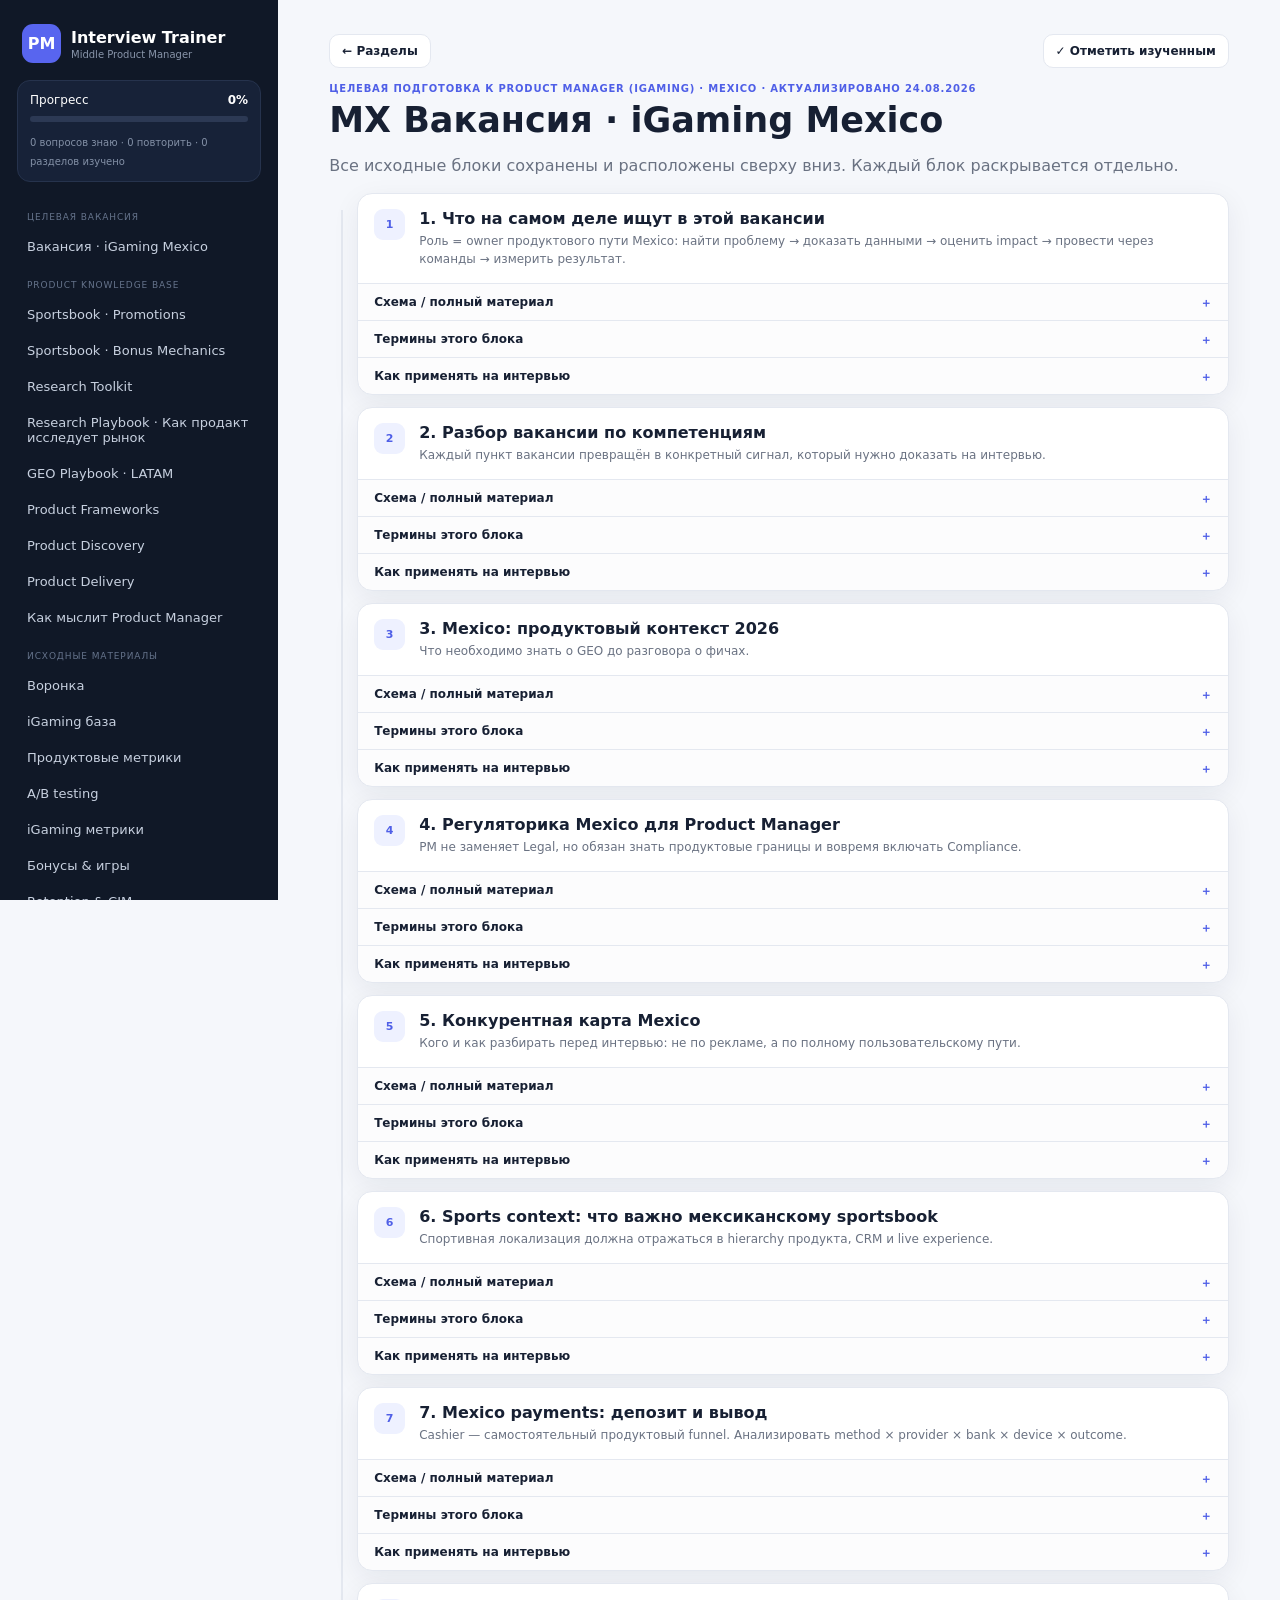
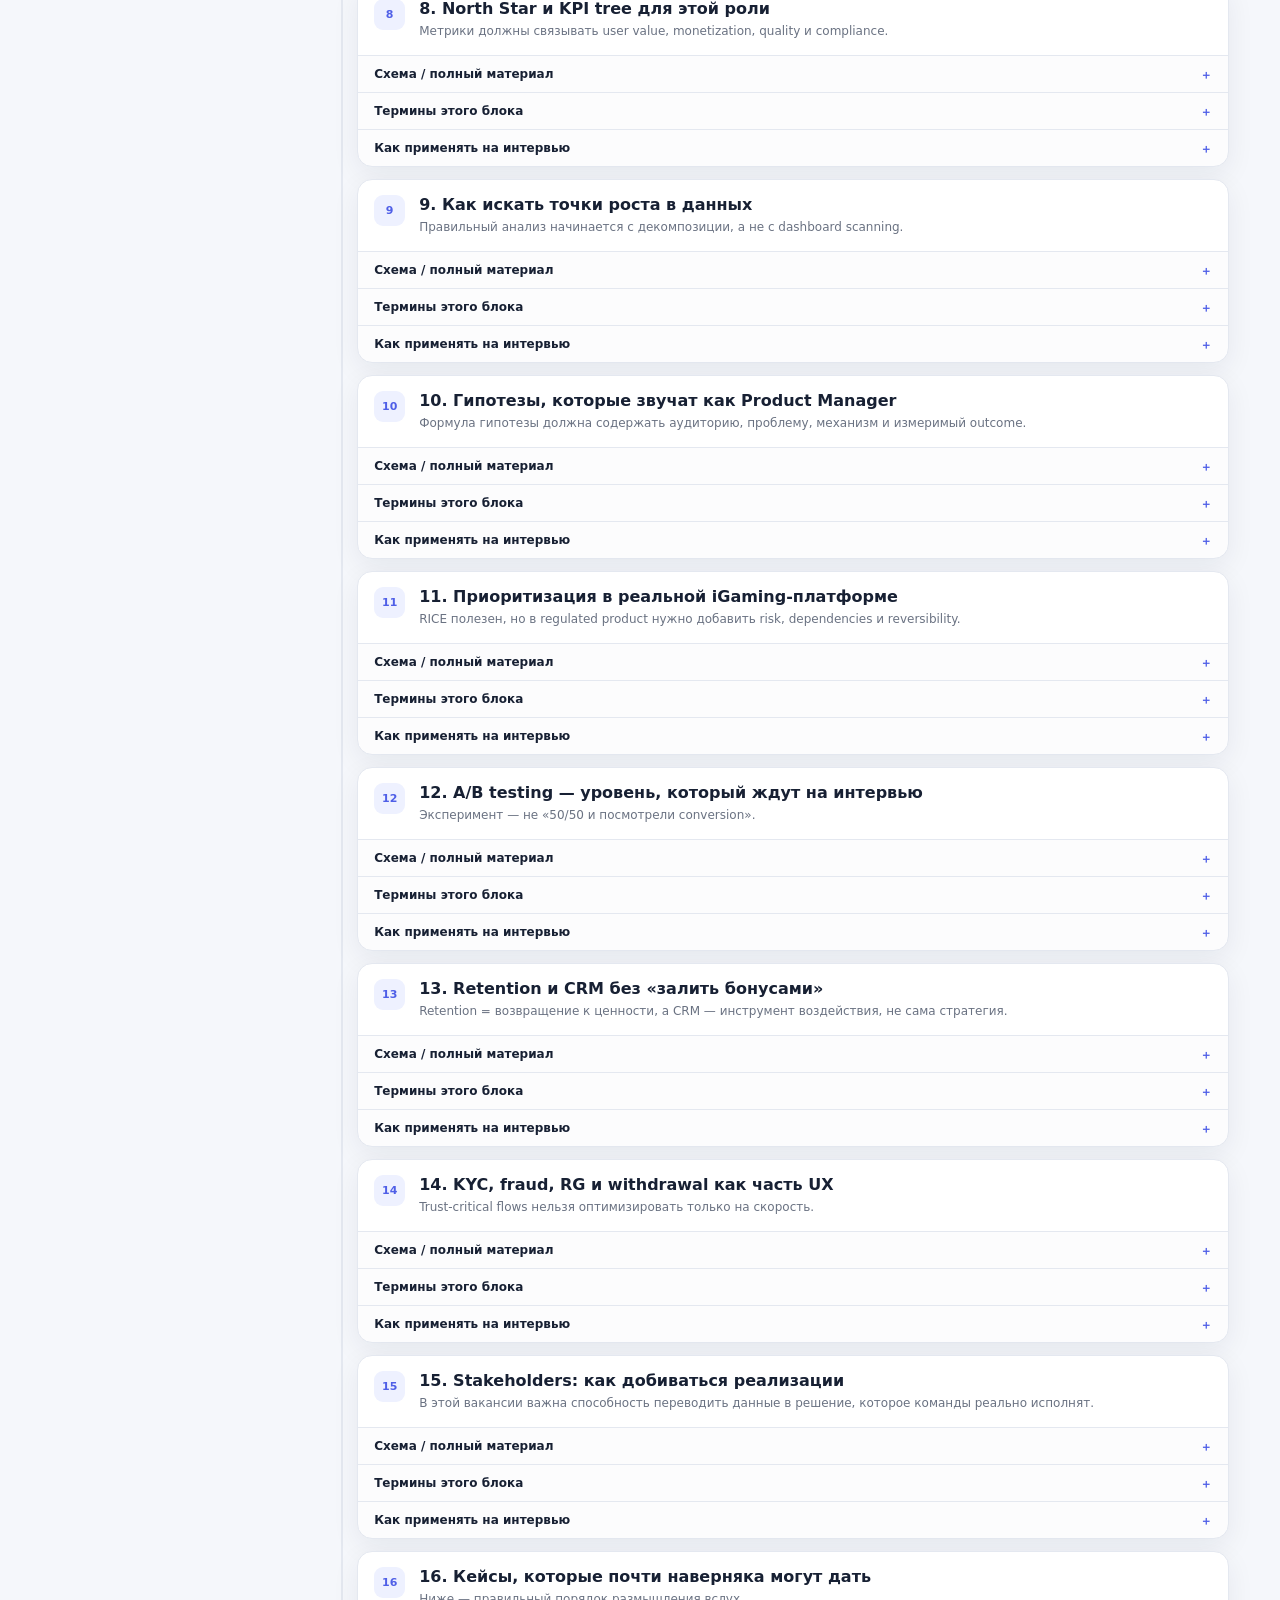
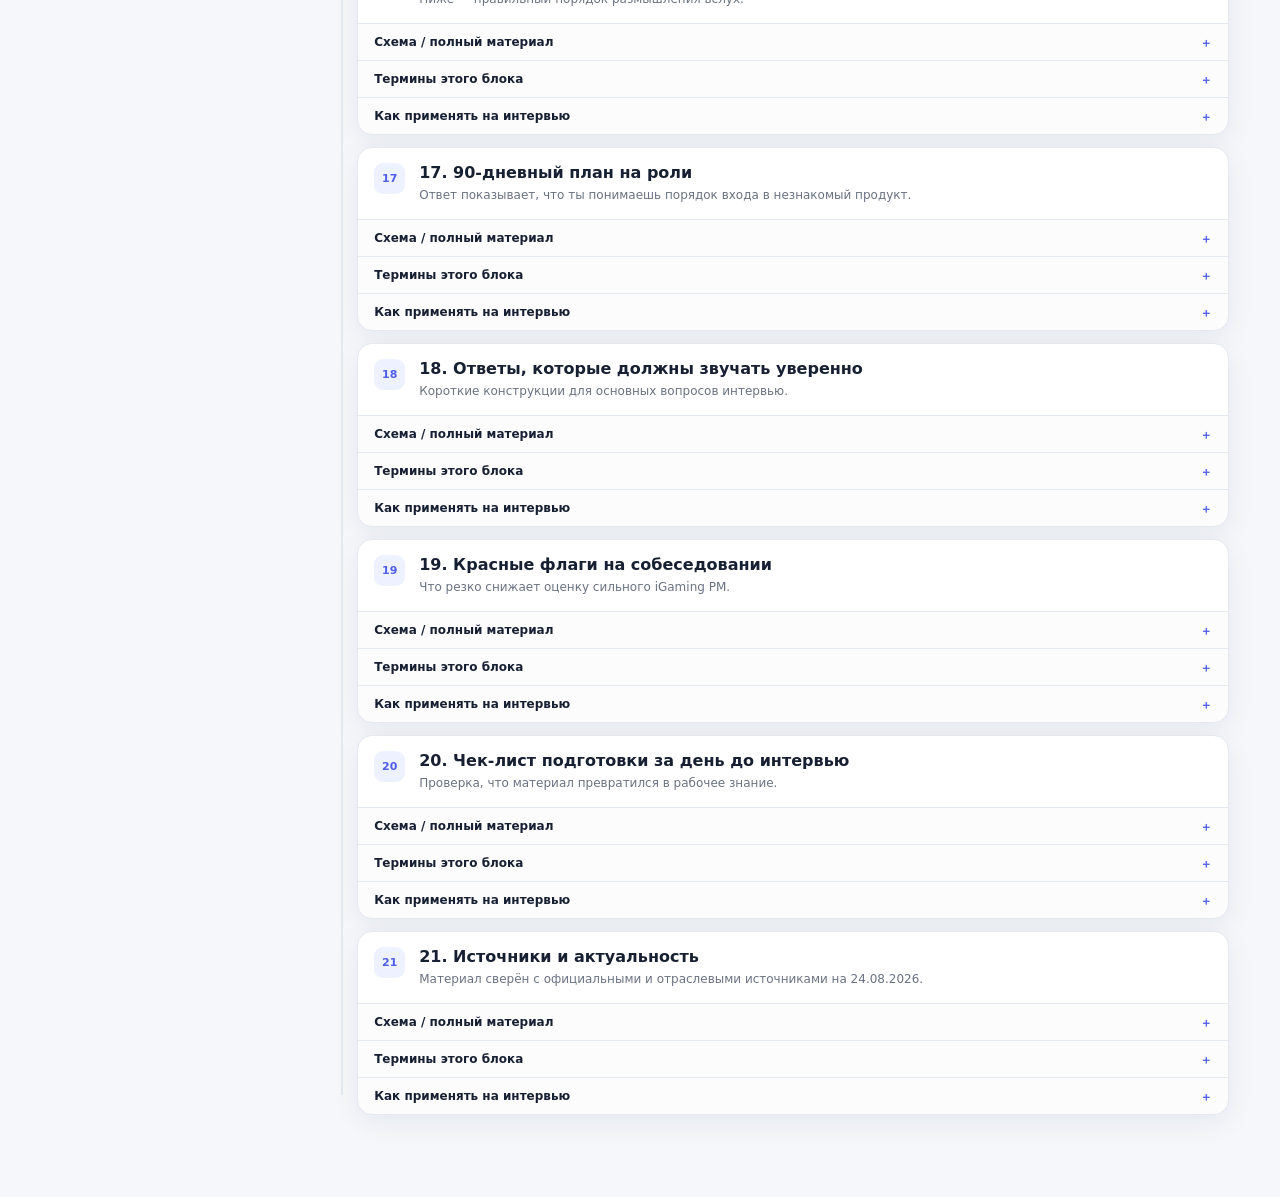
<file: index.html>
<!doctype html><html lang="ru"><head>
<meta charset="utf-8"><meta name="viewport" content="width=device-width,initial-scale=1,viewport-fit=cover">
<meta name="theme-color" content="#111827"><meta name="description" content="PM Interview Trainer">
<link rel="manifest" href="./manifest.webmanifest"><link rel="icon" href="./icons/icon-192.png"><link rel="apple-touch-icon" href="./icons/icon-192.png">
<link rel="stylesheet" href="./styles.css"><title>PM Interview Trainer</title></head><body>
<div class="app"><aside id="sidebar"><div class="brand"><div class="logo">PM</div><div><b>Interview Trainer</b><small>Middle Product Manager</small></div></div>
<div class="progress"><div><span>Прогресс</span><b id="pct">0%</b></div><i><em id="bar"></em></i><small id="progressText">0 изучено</small></div>
<nav id="nav"></nav><div class="side-actions"><button id="install" hidden>＋ Установить</button><button id="theme">◐ Тема</button></div></aside>
<header class="mobile"><button id="menu">☰</button><div><b>Interview Trainer</b><small id="mobileTitle">Разделы</small></div><span id="mpct">0%</span></header>
<main>
<section id="home" class="view active">
  <div class="pagehead"><div><h1>Подготовка к техническому интервью</h1><p>Выбери раздел в меню слева.</p></div></div>
</section>
<section id="learn" class="view"><div class="toprow"><button class="back" data-go="home">← Разделы</button><button id="mark">✓ Изучено</button></div><div id="learnBody"></div></section>
<section id="trainer" class="view"><div class="pagehead"><div><h1>Тренажёр</h1><p>Ответь вслух, затем раскрой ответ и отметь статус.</p></div><div class="score"><b id="known">0</b><span>знаю</span></div></div>
<div class="filters"><div class="search"><span>⌕</span><input id="qsearch" placeholder="Поиск вопроса"></div><select id="qcat"><option value="ALL">Все темы</option></select><button id="review">Только повторить</button></div><div id="qlist"></div></section>
<section id="glossary" class="view"><div class="pagehead"><div><h1>Термины</h1><p>Расширенный словарь для быстрого повторения.</p></div></div><div class="search"><span>⌕</span><input id="gsearch" placeholder="Найти термин"></div><div id="glist" class="gloss-list"></div></section>
<section id="settings" class="view"><div class="pagehead"><div><h1>Настройки</h1><p>PWA работает офлайн после первого посещения.</p></div></div><div class="settings"><article><h3>Прогресс</h3><button id="export">Экспорт JSON</button><label>Импорт JSON<input id="import" type="file" accept="application/json"></label></article><article><h3>Сброс</h3><button class="danger" id="reset">Сбросить прогресс</button></article></div></section>
</main></div><div id="scrim"></div><div id="toast"></div><script>
window.addEventListener('load',()=>{
  setTimeout(()=>{
    if(document.documentElement.dataset.appReady!=='1'){
      const b=document.getElementById('bootError');
      if(b){b.hidden=false;b.textContent='Приложение не запустилось. Проверьте, что content.js и app.js загружены рядом с index.html.'}
    }
  },1200);
});
</script>
<script src="./content.js"></script><script src="./app.js"></script></body></html>
</file>
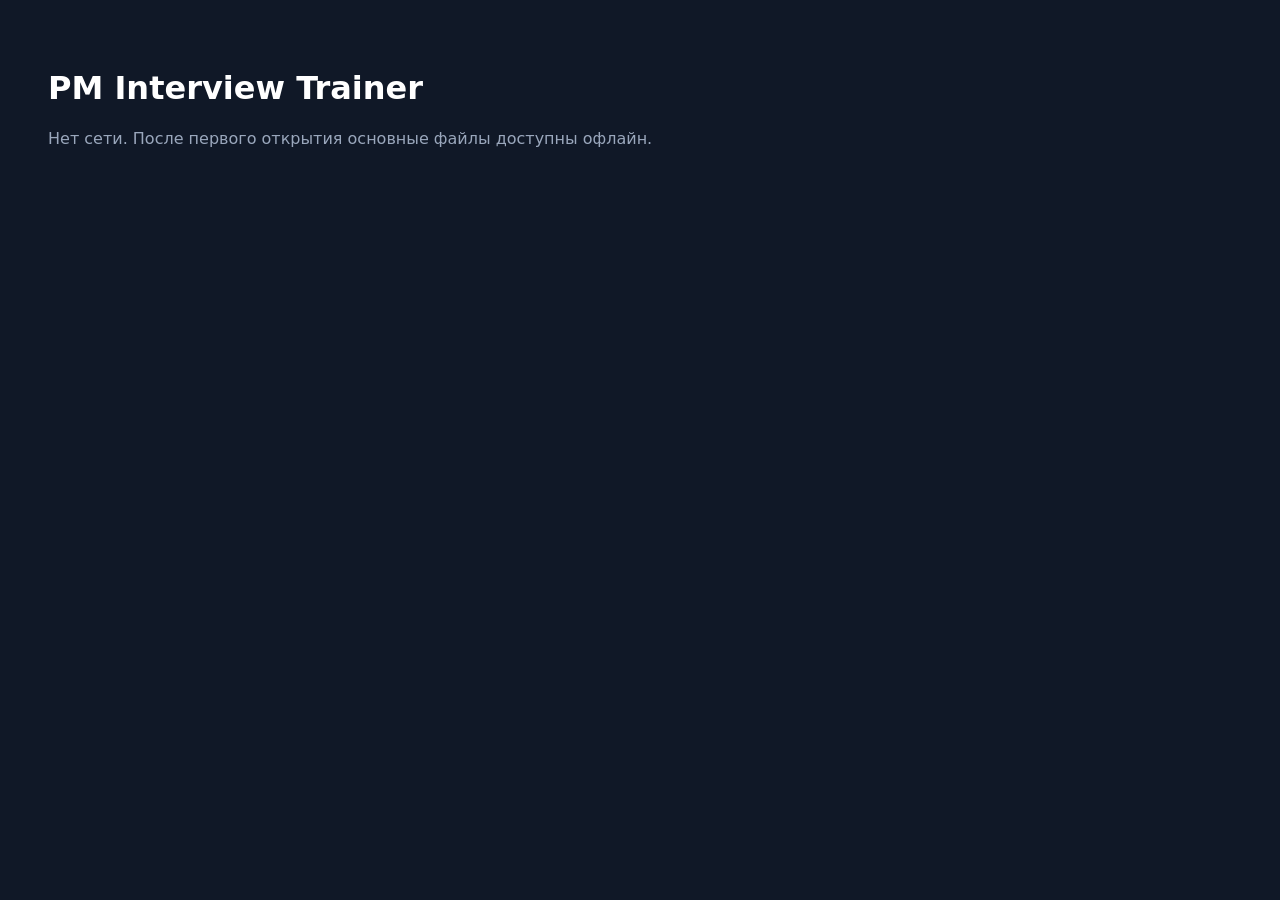
<file: offline.html>
<!doctype html><meta charset=utf-8><meta name=viewport content='width=device-width'><style>body{font-family:system-ui;background:#101827;color:white;padding:40px}p{color:#9aa7bc}</style><h1>PM Interview Trainer</h1><p>Нет сети. После первого открытия основные файлы доступны офлайн.</p>
</file>
<file: styles.css>
:root{--bg:#f5f7fb;--card:#fff;--text:#172033;--muted:#6a7282;--line:#e4e8f0;--nav:#101827;--accent:#4f5fe7;--soft:#eef1ff;--green:#168356;--amber:#a36a00;--shadow:0 8px 28px rgba(22,32,55,.065)}
[data-theme=dark]{--bg:#0c1220;--card:#111a2a;--text:#edf2ff;--muted:#96a1b5;--line:#26334a;--soft:#1b2640;--shadow:0 12px 34px rgba(0,0,0,.25)}
*{box-sizing:border-box}body{margin:0;background:var(--bg);color:var(--text);font-family:Inter,system-ui,-apple-system,"Segoe UI",Arial,sans-serif}.app{min-height:100vh}aside{position:fixed;inset:0 auto 0 0;width:278px;background:var(--nav);color:#fff;padding:22px 17px;display:flex;flex-direction:column;overflow:auto;z-index:30}.brand{display:flex;align-items:center;gap:10px;padding:2px 5px 17px}.logo{width:39px;height:39px;border-radius:11px;display:grid;place-items:center;background:#5865ef;font-weight:900}.brand b,.brand small{display:block}.brand small{font-size:10px;color:#8995aa;margin-top:2px}.progress{background:#172238;border:1px solid #26334d;border-radius:13px;padding:12px;margin-bottom:16px}.progress>div{display:flex;justify-content:space-between;font-size:12px}.progress i{display:block;background:#2c3954;height:6px;border-radius:20px;overflow:hidden;margin:9px 0}.progress em{display:block;width:0;height:100%;background:#7480ff}.progress small{font-size:10px;color:#8390a6}nav{display:grid;gap:3px}.nav-title{font-size:9px;letter-spacing:.1em;color:#65738b;text-transform:uppercase;padding:14px 10px 5px}nav button,.side-actions button{border:0;background:transparent;color:#c7d0df;text-align:left;padding:9px 10px;border-radius:9px;cursor:pointer;font:inherit;font-size:13px}nav button:hover,nav button.active{background:#1b2941;color:white}.side-actions{margin-top:auto;display:grid;gap:5px;padding-top:15px}.side-actions button{border:1px solid #2b3953;text-align:center}
main{margin-left:278px;padding:34px clamp(20px,4vw,56px) 70px;max-width:1500px}.view{display:none}.view.active{display:block}.pagehead{display:flex;justify-content:space-between;gap:20px;align-items:flex-start;margin-bottom:20px}.pagehead h1{font-size:clamp(28px,4vw,42px);letter-spacing:-.035em;margin:0 0 7px}.pagehead p{margin:0;color:var(--muted);line-height:1.6}.search{height:43px;background:var(--card);border:1px solid var(--line);border-radius:11px;display:flex;align-items:center;gap:9px;padding:0 12px;max-width:720px}.search input{width:100%;border:0;outline:0;background:transparent;color:var(--text);font:inherit}.module-list{display:grid;gap:9px;margin-top:18px}.module-row{background:var(--card);border:1px solid var(--line);border-radius:14px;padding:14px 15px;display:grid;grid-template-columns:44px 1fr auto;align-items:center;gap:12px;cursor:pointer;box-shadow:var(--shadow)}.module-row:hover{border-color:#c7cdfa}.micon{width:39px;height:39px;border-radius:10px;background:var(--soft);color:var(--accent);display:grid;place-items:center;font-weight:850}.module-row h3{font-size:15px;margin:0 0 3px}.module-row p{font-size:12px;color:var(--muted);margin:0}.module-row .meta{font-size:11px;color:var(--muted)}.done{color:var(--green)!important}
.toprow{display:flex;justify-content:space-between;gap:10px;margin-bottom:15px}.back,#mark,.filters button,.filters select,.settings button,.settings label{border:1px solid var(--line);background:var(--card);color:var(--text);border-radius:10px;padding:9px 12px;font:inherit;font-size:12px;font-weight:700;cursor:pointer}.module-head{margin-bottom:18px}.module-head .eyebrow{font-size:10px;color:var(--accent);font-weight:800;text-transform:uppercase;letter-spacing:.08em}.module-head h1{font-size:35px;margin:6px 0 5px}.module-head p{color:var(--muted)}
.cascade{position:relative;padding-left:28px}.cascade:before{content:"";position:absolute;left:12px;top:17px;bottom:20px;width:2px;background:var(--line)}.stage-card{position:relative;background:var(--card);border:1px solid var(--line);border-radius:15px;margin:0 0 12px;box-shadow:var(--shadow);overflow:hidden}.stage-card:before{content:"";position:absolute;left:-23px;top:21px;width:10px;height:10px;border-radius:50%;background:var(--accent);border:4px solid var(--bg)}.stage-head{padding:15px 16px;display:grid;grid-template-columns:34px 1fr;gap:11px;align-items:start}.stage-num{width:31px;height:31px;border-radius:9px;background:var(--soft);color:var(--accent);display:grid;place-items:center;font-size:11px;font-weight:900}.stage-head h2{font-size:16px;margin:0 0 4px}.stage-head p{font-size:12px;color:var(--muted);line-height:1.5;margin:0}.accordion{border-top:1px solid var(--line)}.accordion>summary{list-style:none;cursor:pointer;padding:11px 16px;font-size:12px;font-weight:800;color:var(--text);background:rgba(127,140,160,.025)}.accordion>summary::-webkit-details-marker{display:none}.accordion>summary:after{content:"＋";float:right;color:var(--accent)}.accordion[open]>summary:after{content:"−"}.accbody{padding:5px 16px 16px;color:var(--muted);font-size:13px;line-height:1.6}.accbody b,.accbody strong{color:var(--text)}.accbody ul{padding-left:19px}.termchips{display:flex;gap:6px;flex-wrap:wrap}.termchip{padding:5px 8px;border-radius:999px;background:var(--soft);font-size:11px;color:var(--text)}.tbl-wrap{overflow:auto}table{width:100%;border-collapse:collapse;min-width:650px;margin:7px 0}th,td{padding:8px 9px;border-bottom:1px solid var(--line);text-align:left;vertical-align:top;font-size:12px}th{background:var(--soft);color:var(--text)}.note{padding:11px 13px;border-left:3px solid var(--accent);background:var(--soft);border-radius:9px;margin:8px 0}.grid2,.grid{display:flex;gap:10px;flex-wrap:wrap}.grid2>div,.grid>.card{flex:1 1 280px}.card,.knowledge-card{border:1px solid var(--line);border-radius:11px;padding:11px;margin:7px 0;background:var(--card)}.card-head{display:flex;gap:8px}.stage-badge{display:none}.block-title{font-size:11px;font-weight:800;text-transform:uppercase;margin:8px 0 5px}.tips,.plain{padding-left:18px}.formula{background:var(--nav);color:#e9eeff;padding:11px;border-radius:9px;font-family:ui-monospace,monospace}.kpi-strip{display:flex;flex-wrap:wrap;gap:7px}.kpi{background:var(--soft);padding:10px;border-radius:9px;min-width:130px}.kpi .v{font-weight:800}.lead,.intro{color:var(--muted)}
.filters{display:flex;gap:8px;flex-wrap:wrap;margin-bottom:14px}.filters .search{flex:1;min-width:240px}.filters select{min-height:43px}.score{padding:10px 16px;background:var(--soft);border-radius:12px;text-align:center}.score b,.score span{display:block}.score b{font-size:23px}.score span{font-size:10px;color:var(--muted)}#qlist{display:grid;gap:9px}.question{background:var(--card);border:1px solid var(--line);border-radius:13px;overflow:hidden}.qtop{display:flex;gap:10px;align-items:flex-start;padding:13px}.qnum{width:29px;height:29px;display:grid;place-items:center;border-radius:8px;background:var(--soft);color:var(--accent);font-size:10px;font-weight:900;flex:none}.qmain{flex:1}.qmain b{font-size:13px;line-height:1.45}.qmain small{display:block;color:var(--muted);font-size:10px;margin-top:4px}.qstatus{display:flex;gap:4px}.qstatus button{font-size:10px;padding:5px 7px;border-radius:7px;border:1px solid var(--line);background:var(--card);color:var(--muted)}.qstatus .known.on{background:#e9f7ef;color:var(--green)}.qstatus .review.on{background:#fff4d8;color:var(--amber)}.question details{border-top:1px solid var(--line)}.question summary{list-style:none;padding:10px 13px;cursor:pointer;color:var(--accent);font-size:11px;font-weight:800}.answer{padding:2px 13px 13px;color:var(--muted);font-size:13px;line-height:1.6}.gloss-list{display:grid;grid-template-columns:repeat(2,minmax(0,1fr));gap:8px;margin-top:15px}.gloss{background:var(--card);border:1px solid var(--line);border-radius:11px;padding:12px}.gloss b{display:block;margin-bottom:4px;font-size:13px}.gloss span{font-size:12px;color:var(--muted);line-height:1.5}.settings{display:grid;grid-template-columns:repeat(2,minmax(0,1fr));gap:10px}.settings article{background:var(--card);border:1px solid var(--line);border-radius:13px;padding:15px}.settings label{display:inline-block}.settings input[type=file]{display:none}.danger{color:#b32938!important}.mobile{display:none}#scrim{display:none}#toast{position:fixed;right:18px;bottom:18px;background:#111827;color:#fff;padding:10px 13px;border-radius:9px;font-size:11px;opacity:0;transition:.2s;z-index:80}#toast.show{opacity:1}
@media(max-width:800px){aside{transform:translateX(-102%);transition:.2s;width:min(300px,86vw)}aside.open{transform:none}main{margin-left:0;padding:74px 14px 50px}.mobile{display:flex;position:fixed;inset:0 0 auto 0;height:57px;background:#101827;color:#fff;z-index:20;align-items:center;gap:11px;padding:8px 12px}.mobile button{background:transparent;border:0;color:#fff;font-size:20px}.mobile div{flex:1}.mobile b,.mobile small{display:block}.mobile small{font-size:9px;color:#8e9ab0}.mobile>span{font-size:10px}#scrim.show{display:block;position:fixed;inset:0;background:rgba(0,0,0,.4);z-index:25}.gloss-list,.settings{grid-template-columns:1fr}.cascade{padding-left:20px}.cascade:before{left:7px}.stage-card:before{left:-18px}.qstatus{flex-direction:column}}

.boot-error{max-width:720px;margin:14px 0;padding:12px 14px;border:1px solid #f2c7cb;background:#fff2f3;color:#9e2935;border-radius:11px;font-size:12px;line-height:1.5}
html[data-app-ready="1"] .fallback-row{display:none}

/* Knowledge Base v2.5 refinements */
.sourcebody h3{font-size:14px;margin:22px 0 8px;color:var(--text);letter-spacing:-.01em}.sourcebody p{margin:7px 0 12px}.sourcebody li{margin:5px 0}.tool-card{border:1px solid var(--line);background:linear-gradient(180deg,var(--card),color-mix(in srgb,var(--card) 92%,var(--soft)));border-radius:14px;padding:14px;margin:10px 0 14px}.tool-name{font-size:16px;font-weight:850;color:var(--text);margin-bottom:10px}.tool-grid{display:grid;grid-template-columns:repeat(2,minmax(0,1fr));gap:9px}.tool-grid>div{background:var(--soft);border-radius:10px;padding:10px}.tool-grid p{font-size:12px;line-height:1.55;margin:4px 0 0}.tool-wide{grid-column:1/-1}.geo-hero{border:1px solid var(--line);background:var(--soft);border-radius:14px;padding:16px;margin:2px 0 14px}.geo-hero b{font-size:22px;color:var(--text)}.geo-hero p{margin:5px 0 0}.source-box{margin-top:18px;padding:11px 13px;border:1px dashed var(--line);border-radius:10px;background:rgba(127,140,160,.035)}.warn{border-left-color:#c27a18}.stage-card{transition:border-color .16s ease,box-shadow .16s ease}.stage-card:hover{border-color:color-mix(in srgb,var(--accent) 30%,var(--line));box-shadow:0 10px 32px rgba(22,32,55,.08)}.accordion[open]>.accbody{animation:kbIn .16s ease}@keyframes kbIn{from{opacity:.5;transform:translateY(-2px)}to{opacity:1;transform:none}}
@media(max-width:800px){.tool-grid{grid-template-columns:1fr}.tool-wide{grid-column:auto}.sourcebody h3{margin-top:18px}.geo-hero{padding:13px}}
</file>
